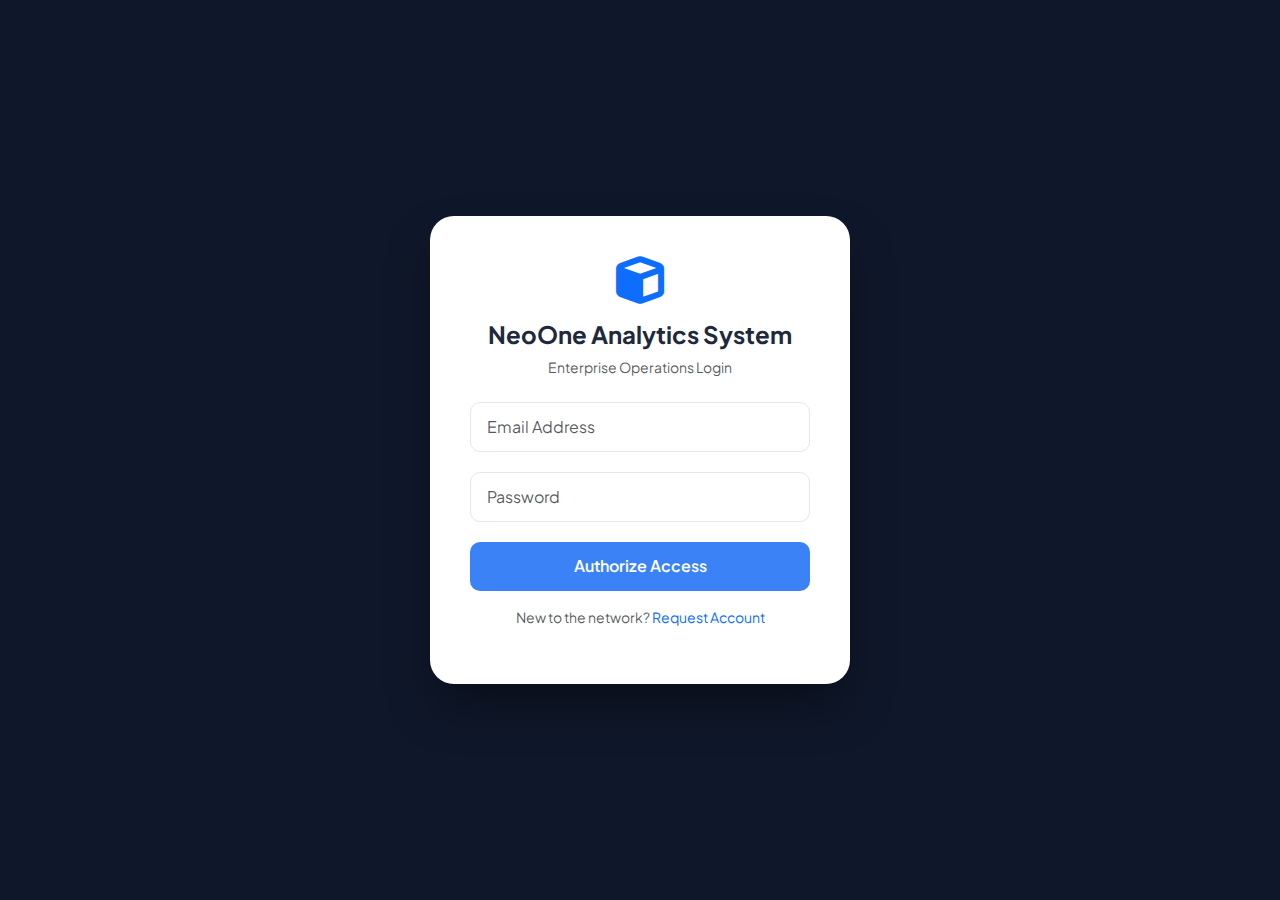
<file: index.html>
<!DOCTYPE html>
<html lang="en">
<head>
    <meta charset="UTF-8">
    <meta name="viewport" content="width=device-width, initial-scale=1.0">
    <title>NeoOne Co. | Login</title>
    <link href="https://cdn.jsdelivr.net/npm/bootstrap@5.3.3/dist/css/bootstrap.min.css" rel="stylesheet">
    <link rel="stylesheet" href="https://cdnjs.cloudflare.com/ajax/libs/font-awesome/6.5.2/css/all.min.css">
    <link href="https://fonts.googleapis.com/css2?family=Outfit:wght@300;400;600;700&family=Plus+Jakarta+Sans:wght@300;400;600;700&display=swap" rel="stylesheet">
    <link rel="stylesheet" href="css/style.css">
</head>
<body>

<div id="neo-toast" class="neo-toast">
    <i id="toast-icon" class="fas fa-info-circle"></i>
    <span id="toast-message">Message here</span>
</div>

<div id="auth-screen">
    <div class="auth-card">
        <div class="text-center mb-4">
            <div class="mb-3">
                <i class="fas fa-cube fa-3x text-primary"></i>
            </div>
            <h4 class="fw-bold" id="auth-title">NeoOne Analytics System</h4>
            <p class="text-muted small" id="auth-subtitle">Enterprise Operations Login</p>
        </div>

        <form id="login-form">
            <input type="email" id="login-email" class="form-control" placeholder="Email Address" required>
            <input type="password" id="login-password" class="form-control" placeholder="Password" required>
            <button type="submit" class="btn-neo mb-3">Authorize Access</button>
            <p class="text-center small text-muted">
                New to the network? <a href="#" onclick="toggleAuth('register')" class="text-primary text-decoration-none">Request Account</a>
            </p>
        </form>

        <form id="register-form" class="hidden">
            <input type="text" id="reg-name" class="form-control" placeholder="Full Name" required>
            <input type="email" id="reg-email" class="form-control" placeholder="Email Address" required>
            <input type="password" id="reg-password" class="form-control" placeholder="Create Password" required>
            <button type="submit" class="btn-neo mb-3">Create Account</button>
            <p class="text-center small text-muted">
                Already registered? <a href="#" onclick="toggleAuth('login')" class="text-primary text-decoration-none">Login Here</a>
            </p>
        </form>
    </div>
</div>

<script src="https://cdn.jsdelivr.net/npm/bootstrap@5.3.3/dist/js/bootstrap.bundle.min.js"></script>
<script src="js/script.js"></script>
<script>
    // Auth-specific logic
    let users = [
        { name: "Admin", email: "admin@neoone.com", password: "123" }
    ];

    function toggleAuth(mode) {
        const loginForm = document.getElementById('login-form');
        const registerForm = document.getElementById('register-form');
        const title = document.getElementById('auth-title');
        const subtitle = document.getElementById('auth-subtitle');

        if (mode === 'register') {
            loginForm.classList.add('hidden');
            registerForm.classList.remove('hidden');
            title.innerText = "Join NeoOne";
            subtitle.innerText = "Register your credentials";
        } else {
            loginForm.classList.remove('hidden');
            registerForm.classList.add('hidden');
            title.innerText = "NeoOne";
            subtitle.innerText = "Enterprise Operations Login";
        }
    }

    document.getElementById('register-form').addEventListener('submit', function(e) {
        e.preventDefault();
        const name = document.getElementById('reg-name').value;
        const email = document.getElementById('reg-email').value;
        const password = document.getElementById('reg-password').value;

        if (users.find(u => u.email === email)) {
            showNotification("Email already registered.", "error");
            return;
        }

        users.push({ name, email, password });
        localStorage.setItem('neoone_users', JSON.stringify(users));
        showNotification("Account created successfully!", "success");
        
        setTimeout(() => toggleAuth('login'), 1000);
    });

    document.getElementById('login-form').addEventListener('submit', function(e) {
        e.preventDefault();
        const email = document.getElementById('login-email').value;
        const pass = document.getElementById('login-password').value;

        const user = users.find(u => u.email === email);

        if (!user) {
            showNotification("Identity not found.", "error");
        } else if (user.password !== pass) {
            showNotification("Access Denied: Wrong Password.", "error");
        } else {
            showNotification(`Welcome, ${user.name}`, "success");
            localStorage.setItem('neoone_current_user', JSON.stringify(user));
            
            setTimeout(() => {
                window.location.href = 'dashboard.html';
            }, 1000);
        }
    });

    // Load saved users
    const savedUsers = localStorage.getItem('neoone_users');
    if (savedUsers) {
        users = JSON.parse(savedUsers);
    }
</script>
</body>
</html>
</file>
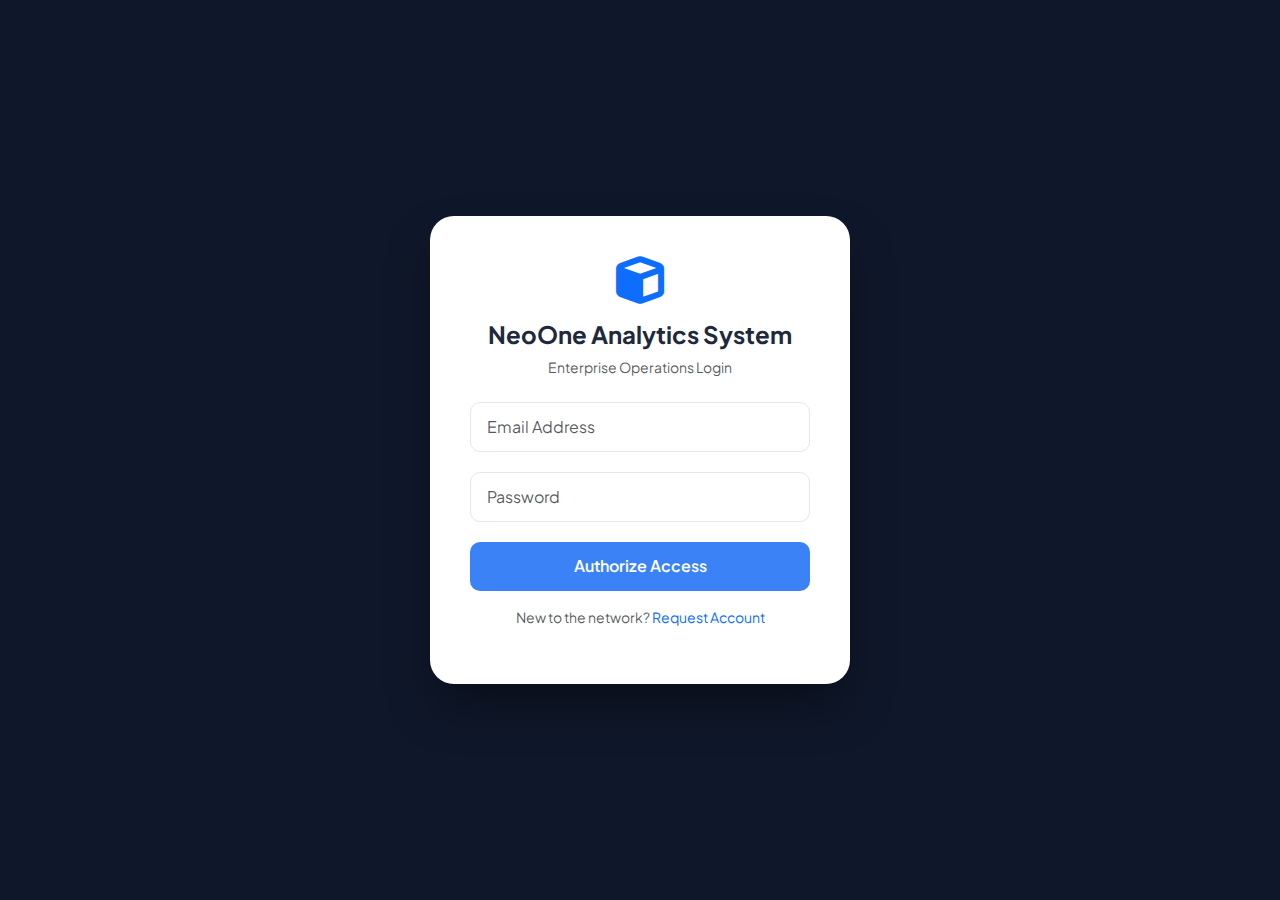
<file: executive.html>
<!DOCTYPE html>
<html lang="en">
<head>
    <meta charset="UTF-8">
    <meta name="viewport" content="width=device-width, initial-scale=1.0">
    <title>NeoOne Co. | Executive Profiles</title>
    <link href="https://cdn.jsdelivr.net/npm/bootstrap@5.3.3/dist/css/bootstrap.min.css" rel="stylesheet">
    <link rel="stylesheet" href="https://cdnjs.cloudflare.com/ajax/libs/font-awesome/6.5.2/css/all.min.css">
    <link href="https://fonts.googleapis.com/css2?family=Outfit:wght@300;400;600;700&family=Plus+Jakarta+Sans:wght@300;400;600;700&display=swap" rel="stylesheet">
    <link rel="stylesheet" href="css/style.css">
</head>
<body>

<div id="neo-toast" class="neo-toast">
    <i id="toast-icon" class="fas fa-info-circle"></i>
    <span id="toast-message">Message here</span>
</div>

<div id="header-placeholder">
<nav class="navbar navbar-expand-lg neo-nav sticky-top">
    <div class="container">
        <a class="infinity-logo" href="dashboard.html">
            <span class="infinity-symbol">∞</span>NeoOne
        </a>
        <button class="navbar-toggler text-white" type="button" data-bs-toggle="collapse" data-bs-target="#neoNav">
            <i class="fas fa-bars"></i>
        </button>
        <div class="collapse navbar-collapse" id="neoNav">
            <ul class="navbar-nav ms-auto align-items-center">
                <li class="nav-item">
                    <a class="nav-link" href="dashboard.html">Dashboard</a>
                </li>
                
                <li class="nav-item">
                    <a class="nav-link" href="supplychain.html">Supply Chain</a>
                </li> 

                <li class="nav-item">
                    <a class="nav-link" href="feedback.html">Feedbacks</a>
                </li>
                
                <li class="nav-item">
                    <a class="nav-link" href="executive.html">Executive Profiles</a>
                </li>
                
                <li class="nav-item ms-lg-3">
                    <button class="btn btn-link text-danger text-decoration-none" onclick="logout()">
                        <i class="fas fa-power-off"></i> Logout
                    </button>
                </li>
            </ul>
        </div>
    </div>
</nav>
</div>

<div class="marquee-container">
    <div class="marquee-text">
        ⚠️ SYSTEM ADVISORY: Q1 REVENUE TARGETS EXCEEDED BY 12% | ⚡ NEW FIRMWARE UPDATE "INFINITE-OS 4.2" DEPLOYING TO KL HUB | 📦 LOGISTICS UPDATE: SHIPPING DELAYS IN EUROPE DUE TO PORT CONGESTION | 🔒 SECURITY PROTOCOL: 2FA REQUIRED FOR ALL VENDOR ACCESS
    </div>
</div>

<main class="container py-5">
    <div class="mb-4 d-flex justify-content-between align-items-center">
        <h2 class="mb-0">Executive Leadership</h2>
        <span class="badge bg-primary rounded-pill">6 Total Profiles</span>
    </div>
    
    <div class="row g-4" id="execContainer">
        <div class="col-md-4">
            <div class="neo-card exec-card">
                <div class="exec-img-container">
                    <img src="images/naufal.jpg" alt="Naufal Arif">
                </div>
                <span class="badge badge-tech mb-2">Technology</span>
                <h4 class="mb-1">Naufal Arif</h4>
                <p class="text-primary small fw-bold">Chief Innovation Officer</p>
                <div class="exec-contact-info">
                    <div><i class="fas fa-phone-alt me-2"></i> +60 10-909 4907</div>
                    <div><i class="fas fa-envelope me-2"></i> naufal@neoone.com</div>
                </div>
                <button class="btn btn-neo w-100" onclick="showExecDetails(0)">View Details</button>
            </div>
        </div>

        <div class="col-md-4">
            <div class="neo-card exec-card">
                <div class="exec-img-container">
                    <img src="images/aina.jpg" alt="Aina Adriana">
                </div>
                <span class="badge badge-ops mb-2">Operations</span>
                <h4 class="mb-1">Aina Adriana</h4>
                <p class="text-primary small fw-bold">VP Global Supply Chain</p>
                <div class="exec-contact-info">
                    <div><i class="fas fa-phone-alt me-2"></i> +60 14-3075096</div>
                    <div><i class="fas fa-envelope me-2"></i> aina@neoone.com</div>
                </div>
                <button class="btn btn-neo w-100" onclick="showExecDetails(1)">View Details</button>
            </div>
        </div>

        <div class="col-md-4">
            <div class="neo-card exec-card">
                <div class="exec-img-container">
                    <img src="images/female.jpg" alt="Dhania Nashua">
                </div>
                <span class="badge badge-finance mb-2">Finance</span>
                <h4 class="mb-1">Dhania Nashua</h4>
                <p class="text-primary small fw-bold">Chief Financial Officer</p>
                <div class="exec-contact-info">
                    <div><i class="fas fa-phone-alt me-2"></i> +60 17-234 5678</div>
                    <div><i class="fas fa-envelope me-2"></i> dhania@neoone.com</div>
                </div>
                <button class="btn btn-neo w-100" onclick="showExecDetails(2)">View Details</button>
            </div>
        </div>

        <div class="col-md-4">
            <div class="neo-card exec-card">
                <div class="exec-img-container">
                    <img src="images/male.png" alt="Alif Aiman">
                </div>
                <span class="badge badge-ops mb-2">Strategy</span>
                <h4 class="mb-1">Alif Aiman</h4>
                <p class="text-primary small fw-bold">Head of Global Strategy</p>
                <div class="exec-contact-info">
                    <div><i class="fas fa-phone-alt me-2"></i> +60 13-445 1122</div>
                    <div><i class="fas fa-envelope me-2"></i> alif@neoone.com</div>
                </div>
                <button class="btn btn-neo w-100" onclick="showExecDetails(3)">View Details</button>
            </div>
        </div>

        <div class="col-md-4">
            <div class="neo-card exec-card">
                <div class="exec-img-container">
                    <img src="images/female.jpg" alt="Nurrannisa Izzati">
                </div>
                <span class="badge badge-tech mb-2">Human Capital</span>
                <h4 class="mb-1">Nurrannisa Izzati</h4>
                <p class="text-primary small fw-bold">Chief People Officer</p>
                <div class="exec-contact-info">
                    <div><i class="fas fa-phone-alt me-2"></i> +60 19-334 8877</div>
                    <div><i class="fas fa-envelope me-2"></i> nurrannisa@neoone.com</div>
                </div>
                <button class="btn btn-neo w-100" onclick="showExecDetails(4)">View Details</button>
            </div>
        </div>

        <div class="col-md-4">
            <div class="neo-card exec-card">
                <div class="exec-img-container">
                    <img src="images/male.png" alt="Ammar Afif">
                </div>
                <span class="badge badge-finance mb-2">Legal</span>
                <h4 class="mb-1">Ammar Afif</h4>
                <p class="text-primary small fw-bold">General Counsel</p>
                <div class="exec-contact-info">
                    <div><i class="fas fa-phone-alt me-2"></i> +60 16-778 9900</div>
                    <div><i class="fas fa-envelope me-2"></i> ammar@neoone.com</div>
                </div>
                <button class="btn btn-neo w-100" onclick="showExecDetails(5)">View Details</button>
            </div>
        </div>
    </div>
</main>

<div id="footer-placeholder">
    <footer class="neo-footer">
    <div class="container">
        <div class="row">
            <!-- Navigation Column -->
            <div class="col-lg-3 col-md-6 mb-4 mb-lg-0">
                <h5 class="footer-heading">Navigation</h5>
                <nav>
                    <a class="footer-link" href="dashboard.html">Dashboard</a>
                    <a class="footer-link" href="supplychain.html">Supply Chain</a>
                    <a class="footer-link" href="feedback.html">Feedbacks</a>
                    <a class="footer-link" href="executive.html">Executive Profiles</a>
                </nav>
            </div>

            <!-- Address Column -->
            <div class="col-lg-3 col-md-6 mb-4 mb-lg-0">
                <h5 class="footer-heading">Global HQ</h5>
                <p class="address-text">
                    NeoOne Tower, Level 42<br>
                    Jalan Sultan Ismail, Bukit Bintang<br>
                    50250 Kuala Lumpur, Malaysia<br>
                    <span class="d-block mt-2">
                        <i class="fas fa-phone-alt me-2 text-primary"></i> +60 3-1234 5678
                    </span>
                </p>
            </div>

            <!-- Social Media Column -->
            <div class="col-lg-3 col-md-6">
                <h5 class="footer-heading">Connect With Us</h5>
                <div class="d-flex mt-2">
                    <a href="https://wa.me/0143075096" class="social-circle" title="WhatsApp" target="_blank">
                        <i class="fab fa-whatsapp"></i>
                    </a>
                    <a href="https://www.instagram.com/neo_one.co?igsh=MXNyc295dmFub2dwMw==" class="social-circle" title="Instagram" target="_blank">
                        <i class="fab fa-instagram"></i>
                    </a>
                    <a href="https://www.facebook.com/share/1AyArcZL9w/?mibextid=wwXIfr" class="social-circle" title="Facebook" target="_blank">
                        <i class="fab fa-facebook-f"></i>
                    </a>
                </div>
                <p class="address-text mt-4">
                    Follow our updates and system patches.
                </p>
            </div>
        </div>

        <!-- Bottom Copyright -->
        <div class="row">
            <div class="col-12 text-center footer-bottom">
                <p class="mb-0">&copy; 2025 NeoOne Co. All Rights Reserved.</p>
            </div>
        </div>
    </div>
</footer>
</div>

<button id="backToTop" title="Back to Top"><i class="fas fa-chevron-up"></i></button>

<!-- Executive Detail Modal -->
<div class="modal fade" id="execModal" tabindex="-1" aria-hidden="true">
    <div class="modal-dialog modal-lg modal-dialog-centered">
        <div class="modal-content">
            <div class="modal-header">
                <h5 class="modal-title" id="modalExecName">Executive Profile</h5>
                <button type="button" class="btn-close" data-bs-dismiss="modal" aria-label="Close"></button>
            </div>
            <div class="modal-body p-4">
                <div class="row align-items-start">
                    <div class="col-md-4 text-center mb-3 mb-md-0">
                        <img id="modalExecImg" src="" class="modal-exec-img shadow mb-3" alt="Executive">
                        <div id="modalExecContact" class="text-muted small"></div>
                    </div>
                    <div class="col-md-8">
                        <h3 id="modalExecTitle" class="mb-1"></h3>
                        <p id="modalExecRole" class="text-primary fw-bold mb-3"></p>
                        <hr>
                        <h6>Professional Bio</h6>
                        <p id="modalExecBio" class="text-muted" style="line-height: 1.6;"></p>
                    </div>
                </div>
            </div>
        </div>
    </div>
</div>

<script src="https://cdn.jsdelivr.net/npm/bootstrap@5.3.3/dist/js/bootstrap.bundle.min.js"></script>
<script src="js/script.js"></script>
<script>
    loadIncludes();
    checkAuth();
</script>
</body>
</html>
</file>
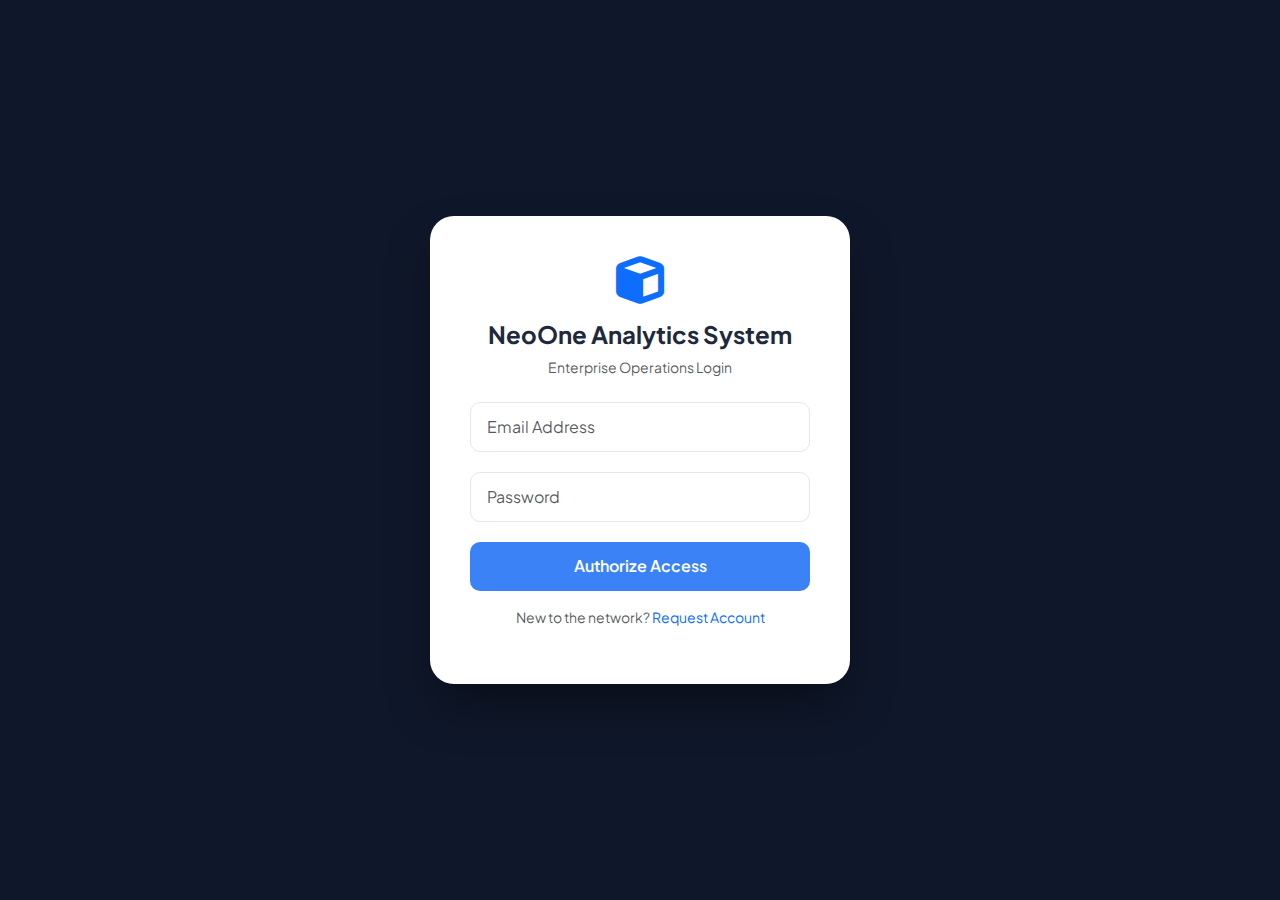
<file: feedback.html>
<!DOCTYPE html>
<html lang="en">
<head>
    <meta charset="UTF-8">
    <meta name="viewport" content="width=device-width, initial-scale=1.0">
    <title>NeoOne Co. | Customer Feedback</title>
    <link href="https://cdn.jsdelivr.net/npm/bootstrap@5.3.3/dist/css/bootstrap.min.css" rel="stylesheet">
    <link rel="stylesheet" href="https://cdnjs.cloudflare.com/ajax/libs/font-awesome/6.5.2/css/all.min.css">
    <link href="https://fonts.googleapis.com/css2?family=Outfit:wght@300;400;600;700&family=Plus+Jakarta+Sans:wght@300;400;600;700&display=swap" rel="stylesheet">
    <link rel="stylesheet" href="css/style.css">
</head>
<body>

<div id="neo-toast" class="neo-toast">
    <i id="toast-icon" class="fas fa-info-circle"></i>
    <span id="toast-message">Message here</span>
</div>

<div id="header-placeholder">
    <nav class="navbar navbar-expand-lg neo-nav sticky-top">
    <div class="container">
        <a class="infinity-logo" href="dashboard.html">
            <span class="infinity-symbol">∞</span>NeoOne
        </a>
        <button class="navbar-toggler text-white" type="button" data-bs-toggle="collapse" data-bs-target="#neoNav">
            <i class="fas fa-bars"></i>
        </button>
        <div class="collapse navbar-collapse" id="neoNav">
            <ul class="navbar-nav ms-auto align-items-center">
                <li class="nav-item">
                    <a class="nav-link" href="dashboard.html">Dashboard</a>
                </li>
                
                <li class="nav-item">
                    <a class="nav-link" href="supplychain.html">Supply Chain</a>
                </li> 

                <li class="nav-item">
                    <a class="nav-link" href="feedback.html">Feedbacks</a>
                </li>
                
                <li class="nav-item">
                    <a class="nav-link" href="executive.html">Executive Profiles</a>
                </li>
                
                <li class="nav-item ms-lg-3">
                    <button class="btn btn-link text-danger text-decoration-none" onclick="logout()">
                        <i class="fas fa-power-off"></i> Logout
                    </button>
                </li>
            </ul>
        </div>
    </div>
</nav>
</div>

<div class="marquee-container">
    <div class="marquee-text">
        ⚠️ SYSTEM ADVISORY: Q1 REVENUE TARGETS EXCEEDED BY 12% | ⚡ NEW FIRMWARE UPDATE "INFINITE-OS 4.2" DEPLOYING TO KL HUB | 📦 LOGISTICS UPDATE: SHIPPING DELAYS IN EUROPE DUE TO PORT CONGESTION | 🔒 SECURITY PROTOCOL: 2FA REQUIRED FOR ALL VENDOR ACCESS
    </div>
</div>

<main class="container py-5">
    <header class="mb-5">
        <h1 class="fw-bold">Customer Feedbacks</h1>
        <p class="text-muted">Global Sentiment & Reviews</p>
    </header>

    <div class="row g-4">
        <div class="col-md-4">
            <div class="neo-card text-center">
                <h1 class="fw-bold text-warning">4.8</h1>
                <div class="rating-stars mb-2">
                    <i class="fas fa-star"></i>
                    <i class="fas fa-star"></i>
                    <i class="fas fa-star"></i>
                    <i class="fas fa-star"></i>
                    <i class="fas fa-star"></i>
                </div>
                <p class="text-muted">Average Rating</p>
            </div>
        </div>
        <div class="col-md-4">
            <div class="neo-card text-center">
                <h1 class="fw-bold text-success">94%</h1>
                <p class="text-muted">Positive Sentiment</p>
            </div>
        </div>
        <div class="col-md-4">
            <div class="neo-card text-center">
                <h1 class="fw-bold text-primary">1.2k</h1>
                <p class="text-muted">Total Reviews</p>
            </div>
        </div>

        <div class="col-12">
            <div class="neo-card">
                <h5 class="fw-bold mb-4">Recent Comments</h5>
                <div class="d-flex flex-column gap-3">
                    <div class="feedback-item p-3 border rounded">
                        <div class="d-flex justify-content-between align-items-start mb-2">
                            <h6 class="fw-bold m-0">Shakira J. <span class="badge bg-light text-dark ms-2">UK</span></h6>
                            <span class="text-muted small">2 hours ago</span>
                        </div>
                        <div class="rating-stars small mb-2">
                            <i class="fas fa-star"></i>
                            <i class="fas fa-star"></i>
                            <i class="fas fa-star"></i>
                            <i class="fas fa-star"></i>
                            <i class="fas fa-star"></i>
                        </div>
                        <p class="mb-0">"Your quick action in resolving the inventory discrepancy last month prevented major production delays. Great problem-solving!"</p>
                    </div>
                    
                    <div class="feedback-item p-3 border rounded">
                        <div class="d-flex justify-content-between align-items-start mb-2">
                            <h6 class="fw-bold m-0">Ahmad Z. <span class="badge bg-light text-dark ms-2">MY</span></h6>
                            <span class="text-muted small">5 hours ago</span>
                        </div>
                        <div class="rating-stars small mb-2">
                            <i class="fas fa-star"></i>
                            <i class="fas fa-star"></i>
                            <i class="fas fa-star"></i>
                            <i class="fas fa-star"></i>
                            <i class="fas fa-star-half-alt"></i>
                        </div>
                        <p class="mb-0">"Support team was very responsive when I had questions about the bulk inventory stocks."</p>
                    </div>

                    <div class="feedback-item p-3 border rounded">
                        <div class="d-flex justify-content-between align-items-start mb-2">
                            <h6 class="fw-bold m-0">Chen Wei <span class="badge bg-light text-dark ms-2">SG</span></h6>
                            <span class="text-muted small">1 day ago</span>
                        </div>
                        <div class="rating-stars small mb-2">
                            <i class="fas fa-star"></i>
                            <i class="fas fa-star"></i>
                            <i class="fas fa-star"></i>
                            <i class="fas fa-star"></i>
                            <i class="far fa-star"></i>
                        </div>
                        <p class="mb-0">"Excellent product quality but shipping took longer than expected. Overall satisfied with the purchase."</p>
                    </div>

                    <div class="feedback-item p-3 border rounded">
                        <div class="d-flex justify-content-between align-items-start mb-2">
                            <h6 class="fw-bold m-0">Sarah M. <span class="badge bg-light text-dark ms-2">US</span></h6>
                            <span class="text-muted small">2 days ago</span>
                        </div>
                        <div class="rating-stars small mb-2">
                            <i class="fas fa-star"></i>
                            <i class="fas fa-star"></i>
                            <i class="fas fa-star"></i>
                            <i class="fas fa-star"></i>
                            <i class="fas fa-star"></i>
                        </div>
                        <p class="mb-0">"The Infinite X1 Carbon exceeded my expectations. Battery life is incredible and the build quality is top-notch!"</p>
                    </div>
                </div>
            </div>
        </div>
    </div>
</main>

<div id="footer-placeholder">
    <footer class="neo-footer">
    <div class="container">
        <div class="row">
            <!-- Navigation Column -->
            <div class="col-lg-3 col-md-6 mb-4 mb-lg-0">
                <h5 class="footer-heading">Navigation</h5>
                <nav>
                    <a class="footer-link" href="dashboard.html">Dashboard</a>
                    <a class="footer-link" href="supplychain.html">Supply Chain</a>
                    <a class="footer-link" href="feedback.html">Feedbacks</a>
                    <a class="footer-link" href="executive.html">Executive Profiles</a>
                </nav>
            </div>

            <!-- Address Column -->
            <div class="col-lg-3 col-md-6 mb-4 mb-lg-0">
                <h5 class="footer-heading">Global HQ</h5>
                <p class="address-text">
                    NeoOne Tower, Level 42<br>
                    Jalan Sultan Ismail, Bukit Bintang<br>
                    50250 Kuala Lumpur, Malaysia<br>
                    <span class="d-block mt-2">
                        <i class="fas fa-phone-alt me-2 text-primary"></i> +60 3-1234 5678
                    </span>
                </p>
            </div>

            <!-- Social Media Column -->
            <div class="col-lg-3 col-md-6">
                <h5 class="footer-heading">Connect With Us</h5>
                <div class="d-flex mt-2">
                    <a href="https://wa.me/0143075096" class="social-circle" title="WhatsApp" target="_blank">
                        <i class="fab fa-whatsapp"></i>
                    </a>
                    <a href="https://www.instagram.com/neo_one.co?igsh=MXNyc295dmFub2dwMw==" class="social-circle" title="Instagram" target="_blank">
                        <i class="fab fa-instagram"></i>
                    </a>
                    <a href="https://www.facebook.com/share/1AyArcZL9w/?mibextid=wwXIfr" class="social-circle" title="Facebook" target="_blank">
                        <i class="fab fa-facebook-f"></i>
                    </a>
                </div>
                <p class="address-text mt-4">
                    Follow our updates and system patches.
                </p>
            </div>
        </div>

        <!-- Bottom Copyright -->
        <div class="row">
            <div class="col-12 text-center footer-bottom">
                <p class="mb-0">&copy; 2025 NeoOne Co. All Rights Reserved.</p>
            </div>
        </div>
    </div>
</footer>
</div>

<button id="backToTop" title="Back to Top"><i class="fas fa-chevron-up"></i></button>

<script src="https://cdn.jsdelivr.net/npm/bootstrap@5.3.3/dist/js/bootstrap.bundle.min.js"></script>
<script src="js/script.js"></script>
<script>
    loadIncludes();
    checkAuth();
</script>
</body>
</html>
</file>
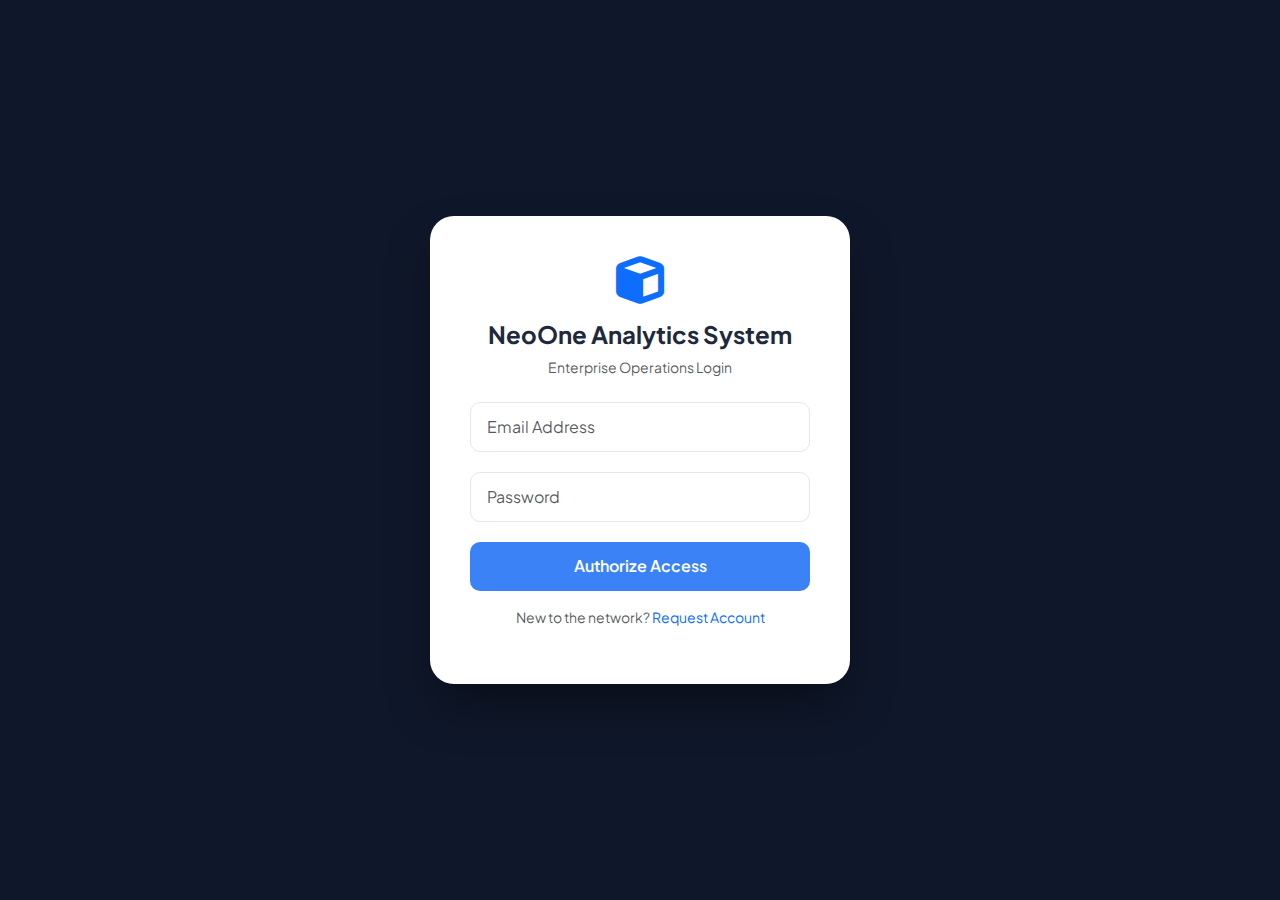
<file: supplychain.html>
<!DOCTYPE html>
<html lang="en">
<head>
    <meta charset="UTF-8">
    <meta name="viewport" content="width=device-width, initial-scale=1.0">
    <title>NeoOne Co. | Supply Chain</title>
    <link href="https://cdn.jsdelivr.net/npm/bootstrap@5.3.3/dist/css/bootstrap.min.css" rel="stylesheet">
    <link rel="stylesheet" href="https://cdnjs.cloudflare.com/ajax/libs/font-awesome/6.5.2/css/all.min.css">
    <link href="https://fonts.googleapis.com/css2?family=Outfit:wght@300;400;600;700&family=Plus+Jakarta+Sans:wght@300;400;600;700&display=swap" rel="stylesheet">
    <link rel="stylesheet" href="css/style.css">
</head>
<body>

<div id="neo-toast" class="neo-toast">
    <i id="toast-icon" class="fas fa-info-circle"></i>
    <span id="toast-message">Message here</span>
</div>

<div id="header-placeholder">
    <nav class="navbar navbar-expand-lg neo-nav sticky-top">
    <div class="container">
        <a class="infinity-logo" href="dashboard.html">
            <span class="infinity-symbol">∞</span>NeoOne
        </a>
        <button class="navbar-toggler text-white" type="button" data-bs-toggle="collapse" data-bs-target="#neoNav">
            <i class="fas fa-bars"></i>
        </button>
        <div class="collapse navbar-collapse" id="neoNav">
            <ul class="navbar-nav ms-auto align-items-center">
                <li class="nav-item">
                    <a class="nav-link" href="dashboard.html">Dashboard</a>
                </li>
                
               <li class="nav-item">
                    <a class="nav-link" href="supplychain.html">Supply Chain</a>
                </li> 

                <li class="nav-item">
                    <a class="nav-link" href="feedback.html">Feedbacks</a>
                </li>
                
                <li class="nav-item">
                    <a class="nav-link" href="executive.html">Executive Profiles</a>
                </li>
                
                <li class="nav-item ms-lg-3">
                    <button class="btn btn-link text-danger text-decoration-none" onclick="logout()">
                        <i class="fas fa-power-off"></i> Logout
                    </button>
                </li>
            </ul>
        </div>
    </div>
</nav>
</div>

<div class="marquee-container">
    <div class="marquee-text">
        ⚠️ SYSTEM ADVISORY: Q1 REVENUE TARGETS EXCEEDED BY 12% | ⚡ NEW FIRMWARE UPDATE "INFINITE-OS 4.2" DEPLOYING TO KL HUB | 📦 LOGISTICS UPDATE: SHIPPING DELAYS IN EUROPE DUE TO PORT CONGESTION | 🔒 SECURITY PROTOCOL: 2FA REQUIRED FOR ALL VENDOR ACCESS
    </div>
</div>

<main class="container py-5">
    <!-- Tabs Navigation -->
    <ul class="nav nav-pills mb-4" id="supplyTabs" role="tablist">
        <li class="nav-item" role="presentation">
            <button class="nav-link active" id="inventory-tab" data-bs-toggle="pill" data-bs-target="#inventory" type="button">
                <i class="fas fa-microchip me-2"></i>Product Catalog
            </button>
        </li>
        <li class="nav-item" role="presentation">
            <button class="nav-link" id="vendors-tab" data-bs-toggle="pill" data-bs-target="#vendors" type="button">
                <i class="fas fa-truck-ramp-box me-2"></i>Vendors & Suppliers
            </button>
        </li>
        <li class="nav-item" role="presentation">
            <button class="nav-link" id="orders-tab" data-bs-toggle="pill" data-bs-target="#orders" type="button">
                <i class="fas fa-file-invoice-dollar me-2"></i>Purchase Orders
            </button>
        </li>
    </ul>

    <!-- Tab Content -->
    <div class="tab-content" id="supplyTabContent">
        
        <!-- Product Catalog -->
        <div class="tab-pane fade show active" id="inventory" role="tabpanel">
            <div class="d-flex justify-content-between align-items-center mb-4">
                <h2>Product Catalog</h2>
                <button class="btn btn-primary rounded-pill px-4" onclick="openProductModal()">
                    <i class="fas fa-plus me-2"></i>Add Device
                </button>
            </div>
            <div class="neo-card p-0 overflow-hidden">
                <div class="table-responsive">
                    <table class="table table-hover mb-0 align-middle">
                        <thead class="bg-light">
                            <tr>
                                <th class="ps-4">Model Name</th>
                                <th>SKU</th>
                                <th>Stock</th>
                                <th>Price (RM)</th>
                                <th class="pe-4">Actions</th>
                            </tr>
                        </thead>
                        <tbody id="inventoryBody"></tbody>
                    </table>
                </div>
            </div>
        </div>

        <!-- Vendors & Suppliers -->
        <div class="tab-pane fade" id="vendors" role="tabpanel">
            <div class="d-flex justify-content-between align-items-center mb-4">
                <h2>Global Vendors & Suppliers</h2>
                <button class="btn btn-primary rounded-pill px-4" onclick="openVendorModal()">
                    <i class="fas fa-plus me-2"></i>Add Vendor
                </button>
            </div>
            <div class="row g-4" id="vendorsContainer"></div>
        </div>

        <!-- Purchase Orders -->
        <div class="tab-pane fade" id="orders" role="tabpanel">
            <div class="d-flex justify-content-between align-items-center mb-4">
                <h2>Purchase Orders</h2>
                <button class="btn btn-primary rounded-pill px-4" onclick="openOrderModal()">
                    <i class="fas fa-plus me-2"></i>Create Order
                </button>
            </div>
            <div class="neo-card p-0 overflow-hidden">
                <div class="table-responsive">
                    <table class="table table-hover mb-0 align-middle">
                        <thead class="bg-light">
                            <tr>
                                <th class="ps-4">Order ID</th>
                                <th>Vendor</th>
                                <th>Date</th>
                                <th>Amount (RM)</th>
                                <th>Status</th>
                                <th class="pe-4">Actions</th>
                            </tr>
                        </thead>
                        <tbody id="ordersBody"></tbody>
                    </table>
                </div>
            </div>
        </div>
    </div>
</main>

<div id="footer-placeholder">
    <footer class="neo-footer">
    <div class="container">
        <div class="row">
            <!-- Navigation Column -->
            <div class="col-lg-3 col-md-6 mb-4 mb-lg-0">
                <h5 class="footer-heading">Navigation</h5>
                <nav>
                    <a class="footer-link" href="dashboard.html">Dashboard</a>
                    <a class="footer-link" href="supplychain.html">Supply Chain</a>
                    <a class="footer-link" href="feedback.html">Feedbacks</a>
                    <a class="footer-link" href="executive.html">Executive Profiles</a>
                </nav>
            </div>

            <!-- Address Column -->
            <div class="col-lg-3 col-md-6 mb-4 mb-lg-0">
                <h5 class="footer-heading">Global HQ</h5>
                <p class="address-text">
                    NeoOne Tower, Level 42<br>
                    Jalan Sultan Ismail, Bukit Bintang<br>
                    50250 Kuala Lumpur, Malaysia<br>
                    <span class="d-block mt-2">
                        <i class="fas fa-phone-alt me-2 text-primary"></i> +60 3-1234 5678
                    </span>
                </p>
            </div>

            <!-- Social Media Column -->
            <div class="col-lg-3 col-md-6">
                <h5 class="footer-heading">Connect With Us</h5>
                <div class="d-flex mt-2">
                    <a href="https://wa.me/0143075096" class="social-circle" title="WhatsApp" target="_blank">
                        <i class="fab fa-whatsapp"></i>
                    </a>
                    <a href="https://www.instagram.com/neo_one.co?igsh=MXNyc295dmFub2dwMw==" class="social-circle" title="Instagram" target="_blank">
                        <i class="fab fa-instagram"></i>
                    </a>
                    <a href="https://www.facebook.com/share/1AyArcZL9w/?mibextid=wwXIfr" class="social-circle" title="Facebook" target="_blank">
                        <i class="fab fa-facebook-f"></i>
                    </a>
                </div>
                <p class="address-text mt-4">
                    Follow our updates and system patches.
                </p>
            </div>
        </div>

        <!-- Bottom Copyright -->
        <div class="row">
            <div class="col-12 text-center footer-bottom">
                <p class="mb-0">&copy; 2025 NeoOne Co. All Rights Reserved.</p>
            </div>
        </div>
    </div>
</footer>
</div>

<button id="backToTop" title="Back to Top"><i class="fas fa-chevron-up"></i></button>

<!-- MODALS -->
<div class="modal fade" id="productModal" tabindex="-1">
    <div class="modal-dialog modal-dialog-centered">
        <div class="modal-content border-0 shadow-lg" style="border-radius: 24px;">
            <div class="modal-header border-0 pb-0">
                <h5 class="modal-title fw-bold">Device Registry</h5>
                <button type="button" class="btn-close" data-bs-dismiss="modal"></button>
            </div>
            <form id="productForm" class="p-4">
                <input type="hidden" id="editIndex">
                <div class="mb-3">
                    <label class="small fw-bold mb-1">Model Name</label>
                    <input type="text" id="watchName" class="form-control" required>
                </div>
                <div class="row">
                    <div class="col-6 mb-3">
                        <label class="small fw-bold mb-1">SKU Code</label>
                        <input type="text" id="watchSKU" class="form-control" required>
                    </div>
                    <div class="col-6 mb-3">
                        <label class="small fw-bold mb-1">Stock Count</label>
                        <input type="number" id="watchStock" class="form-control" required>
                    </div>
                </div>
                <div class="mb-4">
                    <label class="small fw-bold mb-1">MSRP (RM)</label>
                    <input type="number" id="watchPrice" class="form-control" required>
                </div>
                <button type="submit" class="btn btn-primary w-100 py-2 fw-bold rounded-pill">UPDATE DATABASE</button>
            </form>
        </div>
    </div>
</div>

<div class="modal fade" id="vendorModal" tabindex="-1">
    <div class="modal-dialog modal-dialog-centered">
        <div class="modal-content border-0 shadow-lg" style="border-radius: 24px;">
            <div class="modal-header border-0 pb-0">
                <h5 class="modal-title fw-bold">Vendor Registry</h5>
                <button type="button" class="btn-close" data-bs-dismiss="modal"></button>
            </div>
            <form id="vendorForm" class="p-4">
                <input type="hidden" id="vendorEditIndex">
                <div class="mb-3">
                    <label class="small fw-bold mb-1">Company Name</label>
                    <input type="text" id="vendorName" class="form-control" required>
                </div>
                <div class="mb-3">
                    <label class="small fw-bold mb-1">Description</label>
                    <textarea id="vendorDesc" class="form-control" rows="2" required></textarea>
                </div>
                <div class="mb-4">
                    <label class="small fw-bold mb-1">Status</label>
                    <select id="vendorStatus" class="form-control" required>
                        <option value="Preferred">Preferred</option>
                        <option value="Active">Active</option>
                        <option value="Inactive">Inactive</option>
                    </select>
                </div>
                <button type="submit" class="btn btn-primary w-100 py-2 fw-bold rounded-pill">SAVE VENDOR</button>
            </form>
        </div>
    </div>
</div>

<div class="modal fade" id="orderModal" tabindex="-1">
    <div class="modal-dialog modal-dialog-centered">
        <div class="modal-content border-0 shadow-lg" style="border-radius: 24px;">
            <div class="modal-header border-0 pb-0">
                <h5 class="modal-title fw-bold">Purchase Order</h5>
                <button type="button" class="btn-close" data-bs-dismiss="modal"></button>
            </div>
            <form id="orderForm" class="p-4">
                <input type="hidden" id="orderEditIndex">
                <div class="mb-3">
                    <label class="small fw-bold mb-1">Order ID</label>
                    <input type="text" id="orderId" class="form-control" placeholder="PO-XXXX" required>
                </div>
                <div class="mb-3">
                    <label class="small fw-bold mb-1">Vendor</label>
                    <input type="text" id="orderVendor" class="form-control" required>
                </div>
                <div class="row">
                    <div class="col-6 mb-3">
                        <label class="small fw-bold mb-1">Date</label>
                        <input type="date" id="orderDate" class="form-control" required>
                    </div>
                    <div class="col-6 mb-3">
                        <label class="small fw-bold mb-1">Amount (RM)</label>
                        <input type="number" id="orderAmount" class="form-control" required>
                    </div>
                </div>
                <div class="mb-4">
                    <label class="small fw-bold mb-1">Status</label>
                    <select id="orderStatus" class="form-control" required>
                        <option value="Pending">Pending</option>
                        <option value="Processing">Processing</option>
                        <option value="Paid">Paid</option>
                        <option value="Cancelled">Cancelled</option>
                    </select>
                </div>
                <button type="submit" class="btn btn-primary w-100 py-2 fw-bold rounded-pill">SAVE ORDER</button>
            </form>
        </div>
    </div>
</div>

<script src="https://cdn.jsdelivr.net/npm/bootstrap@5.3.3/dist/js/bootstrap.bundle.min.js"></script>
<script src="js/script.js"></script>
<script>
    loadIncludes();
    checkAuth();
    
    // Initialize supply chain data
    renderInventory();
    renderVendors();
    renderOrders();
</script>
</body>
</html>
</file>
<file: css/style.css>
:root {
    --neo-blue: #0f172a;
    --neo-accent: #3b82f6;
    --neo-bg: #f8fafc;
    --neo-surface: #ffffff;
    --neo-text: #1e293b;
    --neo-muted: #64748b;
    --neo-border: rgba(0,0,0,0.08);
    --transition: all 0.3s cubic-bezier(0.4, 0, 0.2, 1);
}

body {
    background-color: var(--neo-bg);
    color: var(--neo-text);
    font-family: 'Plus Jakarta Sans', sans-serif;
    transition: var(--transition);
    min-height: 100vh;
    scroll-behavior: smooth;
}

h1, h2, h3, .navbar-brand { 
    font-family: 'Outfit', sans-serif; 
    font-weight: 700; 
}

/* Logo */
.infinity-logo {
    display: inline-flex;
    align-items: center;
    font-size: 1.5rem;
    color: #fff !important;
    text-decoration: none;
}

.infinity-symbol {
    color: var(--neo-accent);
    margin-right: 6px;
    font-size: 1.8rem;
    line-height: 1;
}

/* Navigation */
.neo-nav {
    background: #0f172a;
    border-bottom: 1px solid rgba(255,255,255,0.1);
    padding: 0.6rem 0;
    z-index: 1050;
}

.nav-link {
    color: #94a3b8 !important;
    font-weight: 600;
    padding: 0.6rem 1.2rem !important;
    border-radius: 10px;
    transition: var(--transition);
    cursor: pointer;
}

.nav-link:hover, .nav-link.active {
    color: #fff !important;
    background: rgba(59, 130, 246, 0.15);
}

.dropdown-menu {
    background: var(--neo-surface);
    border: 1px solid var(--neo-border);
    border-radius: 12px;
    box-shadow: 0 10px 40px rgba(0,0,0,0.15);
    padding: 0.5rem;
}

.dropdown-item { 
    color: var(--neo-text); 
    font-weight: 500; 
    padding: 0.6rem 1rem;
    border-radius: 8px;
    cursor: pointer;
}

.dropdown-item:hover { 
    background: var(--neo-accent); 
    color: white; 
}

/* Marquee */
.marquee-container {
    background: #020617;
    color: #ffd700;
    padding: 12px 0;
    font-size: 0.8rem;
    font-weight: 700;
    text-transform: uppercase;
    letter-spacing: 1px;
    overflow: hidden;
    border-bottom: 3px solid var(--neo-accent);
}

.marquee-text { 
    display: inline-block; 
    white-space: nowrap; 
    animation: marquee 35s linear infinite; 
}

@keyframes marquee { 
    0% { transform: translateX(100%); } 
    100% { transform: translateX(-100%); } 
}

/* Cards */
.neo-card {
    background: var(--neo-surface);
    border: 1px solid var(--neo-border);
    border-radius: 20px;
    padding: 1.5rem;
    transition: var(--transition);
    height: 100%;
}

.neo-card:hover { 
    transform: translateY(-3px); 
    box-shadow: 0 12px 30px rgba(0,0,0,0.06); 
}

/* Clock */
.clock-box {
    background: var(--neo-surface);
    border: 1px solid var(--neo-border);
    border-radius: 16px;
    padding: 0.8rem 1.5rem;
    text-align: right;
    min-width: 240px;
}

/* Back to Top Button */
#backToTop {
    position: fixed;
    bottom: 30px;
    right: 30px;
    width: 50px;
    height: 50px;
    background: var(--neo-accent);
    color: white;
    border: none;
    border-radius: 50%;
    display: none;
    align-items: center;
    justify-content: center;
    box-shadow: 0 5px 15px rgba(0,0,0,0.2);
    z-index: 999;
    cursor: pointer;
    transition: var(--transition);
}

#backToTop:hover { 
    transform: scale(1.1); 
    background: #2563eb; 
}

/* Dashboard Navigation */
.dash-nav {
    background: var(--neo-surface);
    padding: 10px;
    border-radius: 50px;
    display: inline-flex;
    gap: 5px;
    border: 1px solid var(--neo-border);
    margin-bottom: 2rem;
}

.dash-nav a {
    padding: 8px 20px;
    border-radius: 50px;
    text-decoration: none;
    color: var(--neo-muted);
    font-weight: 600;
    font-size: 0.85rem;
    transition: var(--transition);
}

.dash-nav a:hover { 
    background: #f1f5f9; 
    color: var(--neo-accent); 
}

/* Toast Notifications */
.neo-toast {
    position: fixed;
    top: 20px;
    right: 20px;
    padding: 1rem 1.5rem;
    border-radius: 12px;
    background: white;
    box-shadow: 0 10px 15px -3px rgba(0,0,0,0.1);
    z-index: 9999;
    display: flex;
    align-items: center;
    gap: 12px;
    transform: translateX(120%);
    transition: transform 0.3s cubic-bezier(0.4, 0, 0.2, 1);
    border-left: 4px solid var(--neo-accent);
}

.neo-toast.active { transform: translateX(0); }
.neo-toast.error { border-left-color: #ef4444; }
.neo-toast.success { border-left-color: #10b981; }

/* Auth Screen */
#auth-screen {
    position: fixed;
    inset: 0;
    background: var(--neo-blue);
    z-index: 1000;
    display: flex;
    align-items: center;
    justify-content: center;
    transition: opacity 0.5s ease;
}

.auth-card {
    background: white;
    padding: 2.5rem;
    border-radius: 24px;
    width: 100%;
    max-width: 420px;
    box-shadow: 0 25px 50px -12px rgba(0,0,0,0.5);
}

/* Forms */
.form-control {
    border-radius: 10px;
    padding: 0.75rem 1rem;
    border: 1px solid #e2e8f0;
    margin-bottom: 1.25rem;
}

.btn-neo {
    background: var(--neo-accent);
    color: white;
    width: 100%;
    padding: 0.8rem;
    border-radius: 10px;
    font-weight: 600;
    border: none;
    transition: all 0.2s;
}

.btn-neo:hover { 
    background: #2563eb; 
    transform: translateY(-1px); 
}

.hidden { display: none !important; }

/* Executive Cards */
.exec-card {
    text-align: center;
    padding: 2rem;
    height: 100%;
}

.exec-img-container {
    width: 120px;
    height: 120px;
    margin: 0 auto 1.5rem;
    border-radius: 50%;
    overflow: hidden;
    border: 4px solid white;
    box-shadow: 0 4px 12px rgba(0,0,0,0.1);
}

.exec-img-container img {
    width: 100%;
    height: 100%;
    object-fit: cover;
}

.exec-contact-info {
    font-size: 0.9rem;
    color: #64748b;
    margin: 1rem 0;
}

/* Modal */
.modal-content {
    border-radius: 20px;
    border: none;
    overflow: hidden;
}

.modal-header {
    background: var(--neo-blue);
    color: white;
    border: none;
}

.modal-header .btn-close {
    filter: invert(1) grayscale(100%) brightness(200%);
}

.modal-exec-img {
    width: 150px;
    height: 150px;
    border-radius: 20px;
    object-fit: cover;
}

/* Badges */
.badge-finance { background: #dcfce7; color: #166534; }
.badge-tech { background: #dbeafe; color: #1e40af; }
.badge-ops { background: #fef3c7; color: #92400e; }

/* Feedback */
.feedback-item {
    border-left: 4px solid var(--neo-accent);
    background: #fdfdfd;
    transition: transform 0.2s;
}

.feedback-item:hover { transform: translateX(5px); }
.rating-stars { color: #f59e0b; }

/* Vendor Cards */
.vendor-actions {
    position: absolute;
    top: 10px;
    right: 10px;
    display: flex;
    gap: 5px;
}

.vendor-card-wrapper {
    position: relative;
}

/* Footer */
.neo-footer {
    background: rgba(15, 23, 42, 0.95);
    border-top: 1px solid var(--neo-border);
    padding: 60px 0 30px 0;
    margin-top: 100px;
}

.footer-heading {
    font-family: 'Outfit', sans-serif;
    font-size: 1.1rem;
    font-weight: 700;
    margin-bottom: 25px;
    color: #fff;
    text-transform: uppercase;
    letter-spacing: 1px;
}

.footer-link {
    display: block;
    color: #94a3b8;
    text-decoration: none;
    margin-bottom: 12px;
    transition: all 0.3s ease;
    font-size: 0.95rem;
    cursor: pointer;
}

.footer-link:hover {
    color: var(--neo-accent);
    padding-left: 5px;
}

.social-circle {
    display: inline-flex;
    align-items: center;
    justify-content: center;
    width: 40px;
    height: 40px;
    border-radius: 50%;
    background: rgba(255, 255, 255, 0.05);
    color: #fff;
    margin-right: 12px;
    transition: all 0.3s ease;
    text-decoration: none;
}

.social-circle:hover {
    background: var(--neo-accent);
    color: white;
    transform: translateY(-3px);
}

.address-text {
    color: #94a3b8;
    font-size: 0.95rem;
    line-height: 1.6;
}

.footer-bottom {
    margin-top: 50px;
    padding-top: 25px;
    border-top: 1px solid var(--neo-border);
    color: #64748b;
    font-size: 0.85rem;
}

/* Nav Pills (Supply Chain Tabs) */
.nav-pills .nav-link {
    color: var(--neo-muted);
    border-radius: 10px;
    padding: 0.6rem 1.2rem;
}

.nav-pills .nav-link.active {
    background-color: var(--neo-accent);
    color: white;
}
</file>
